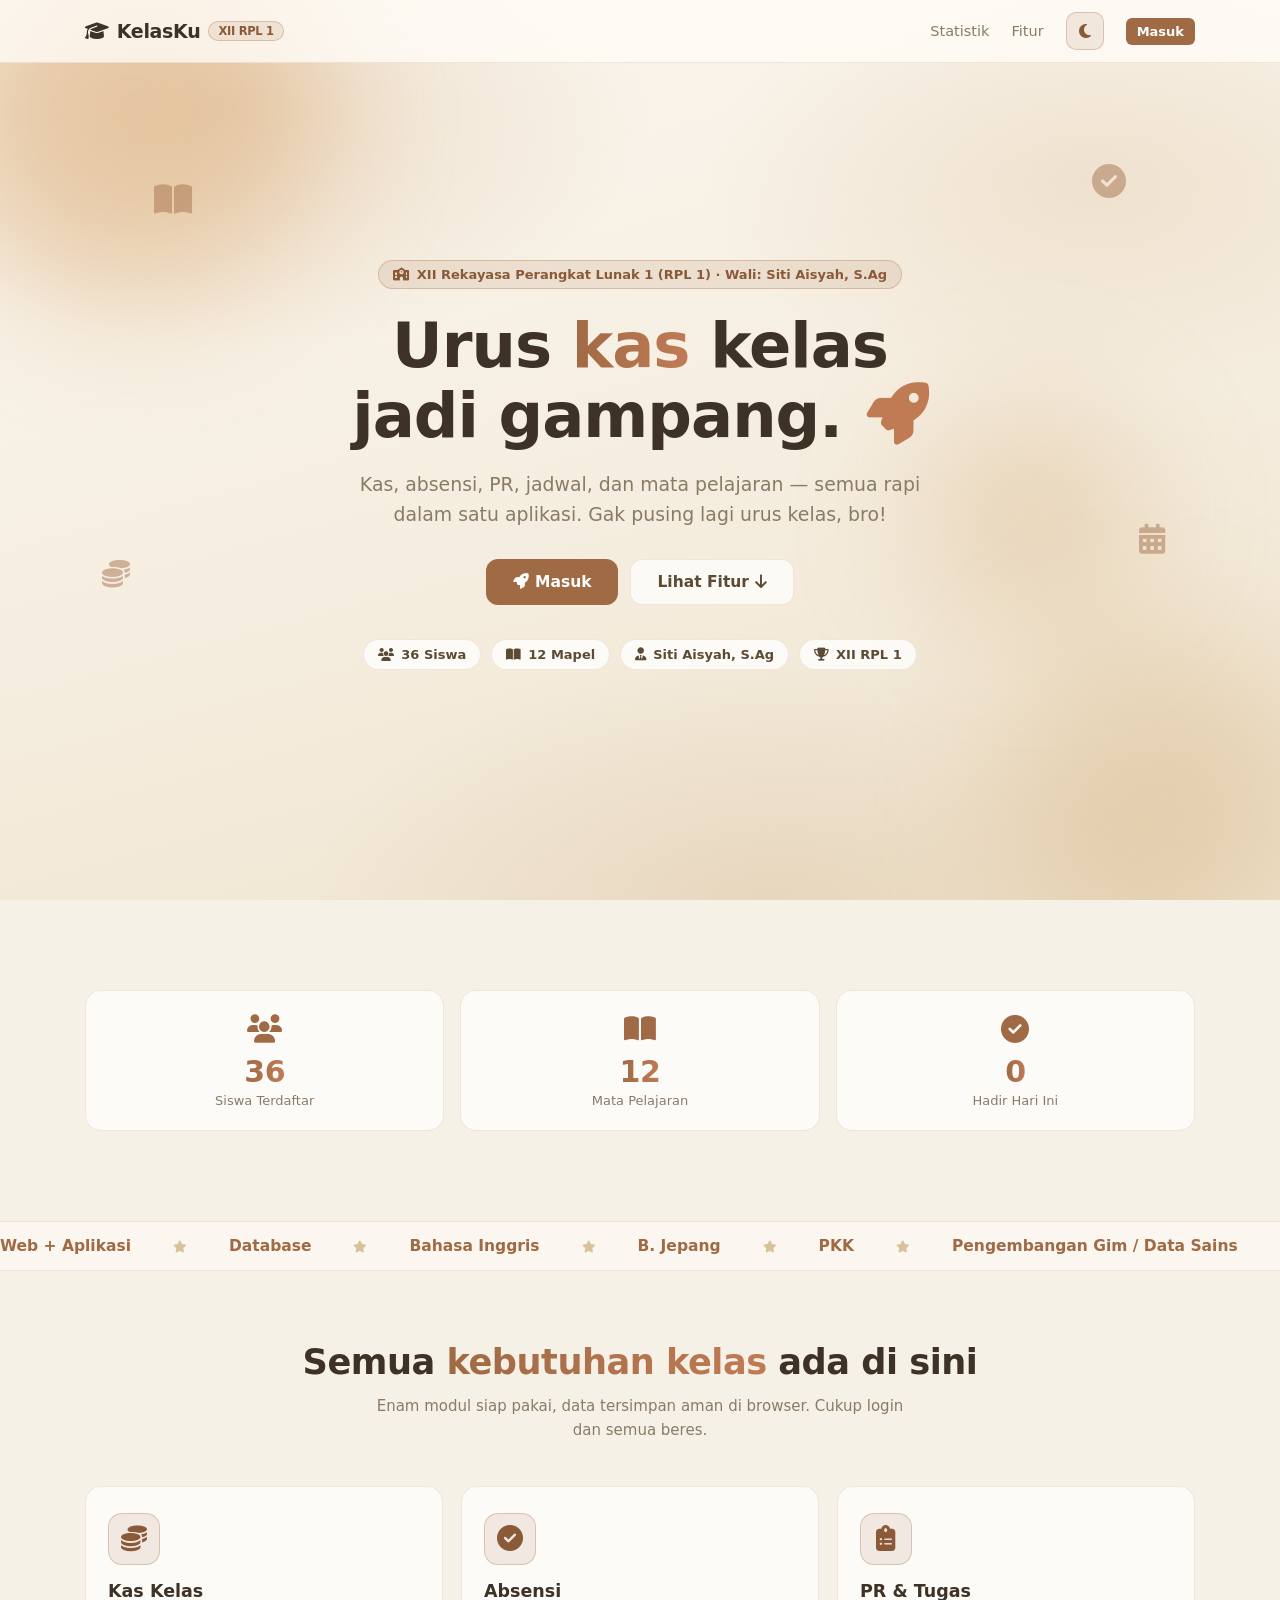
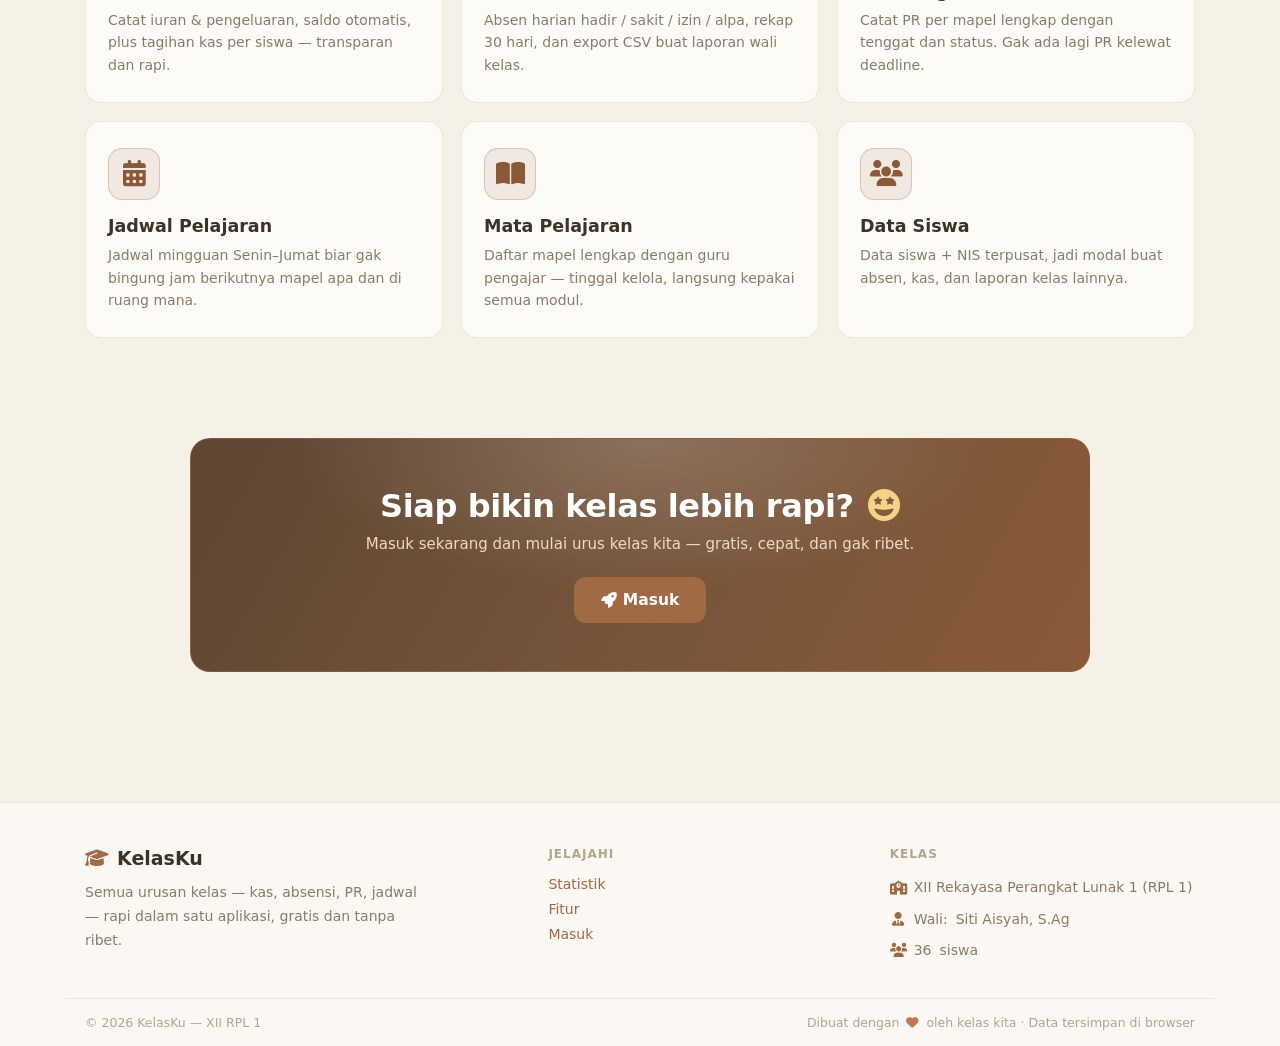
<file: index.html>
<!DOCTYPE html>
<html lang="id">
<head>
  <meta charset="UTF-8" />
  <meta name="viewport" content="width=device-width, initial-scale=1.0" />
  <title>KelasKu - XII RPL 1</title>
  <link rel="icon" href="data:image/svg+xml,<svg xmlns='http://www.w3.org/2000/svg' viewBox='0 0 640 512'><path fill='%239f6a44' d='M320 32c-8.1 0-16.1 1.4-23.7 4.1L15.8 137.4C6.3 140.9 0 149.9 0 160s6.3 19.1 15.8 22.6l57.9 20.9C57.3 229.3 48 259.8 48 291.9v28.1c0 28.4-10.8 57.7-22.3 80.8-6.5 13-13.9 25.8-22.5 37.6-4.6 6.4-5.1 14.3-1.2 20.9C7.2 473 13.9 480 22.1 480c6.7 0 13.3-3.2 17.5-8.6 11.6-15.2 21.9-31.6 30.6-48.5 8.8-17.1 16-35.5 21.8-54.6l92.4 33.4c11.3 4.1 23.6 6.2 36.1 6.2h.1c12.5 0 24.8-2.1 36.1-6.2l176.2-63.7c7-2.5 11.7-9.2 11.7-16.8v-35.8c0-32-10.8-62.5-21.8-89.1l56.4-20.4C441.7 179.1 448 170.1 448 160s-6.3-19.1-15.8-22.6L343.7 36.1C336.1 33.4 328.1 32 320 32zm49.2 223.1l-81.3 29.4c-8.9 3.2-18.2 4.8-27.9 4.8-9.7 0-19-1.6-27.9-4.8L128 251v-35.8c0-23.3 8.7-49.3 18-66.8l157.5 56.9c5.5 2 11.4 3 17.5 3s12-1 17.5-3L368.9 148.4c9.3 17.5 18 43.5 18 66.8V255.1z'/></svg>" />
  <link rel="stylesheet" href="https://cdnjs.cloudflare.com/ajax/libs/font-awesome/6.5.2/css/all.min.css" />
  <link rel="stylesheet" href="css/style.css" />
  <link rel="stylesheet" href="css/components.css" />
  <link rel="stylesheet" href="css/landing.css" />
  <script>
    /* Terapkan tema tersimpan / preferensi sistem SEBELUM render biar gak kedip */
    (function () {
      try {
        var t = localStorage.getItem("kelas_theme");
        if (!t) t = window.matchMedia && window.matchMedia("(prefers-color-scheme: dark)").matches ? "dark" : "light";
        if (t === "dark") document.documentElement.setAttribute("data-theme", "dark");
      } catch (e) {}
    })();
  </script>
</head>
<body>
  <!-- ===== LANDING PAGE ===== -->
  <div id="landingScreen">
    <nav class="lp-nav">
      <div class="lp-nav-inner">
        <a href="#" class="lp-logo"><i class="fa-solid fa-graduation-cap"></i> KelasKu <span>XII RPL 1</span></a>
        <div class="lp-nav-links">
          <a href="#statistik">Statistik</a>
          <a href="#fitur">Fitur</a>
          <button class="theme-btn" data-tema-toggle title="Mode gelap"><i class="fa-solid fa-moon"></i></button>
          <button class="btn btn-primary btn-sm" data-buka-login>Masuk</button>
        </div>
        <button class="lp-menu-btn" id="lpMenuBtn"><i class="fa-solid fa-bars"></i></button>
      </div>
      <div class="lp-menu" id="lpMenu">
        <a href="#statistik">Statistik</a>
        <a href="#fitur">Fitur</a>
        <button class="theme-btn" data-tema-toggle title="Mode gelap"><i class="fa-solid fa-moon"></i></button>
        <button class="btn btn-primary" data-buka-login>Masuk</button>
      </div>
    </nav>

    <header class="lp-hero">
      <div class="lp-blob lp-blob-1"></div>
      <div class="lp-blob lp-blob-2"></div>
      <div class="lp-blob lp-blob-3"></div>
      <div class="lp-float lp-float-1"><i class="fa-solid fa-book-open"></i></div>
      <div class="lp-float lp-float-2"><i class="fa-solid fa-coins"></i></div>
      <div class="lp-float lp-float-3"><i class="fa-solid fa-circle-check"></i></div>
      <div class="lp-float lp-float-4"><i class="fa-solid fa-calendar-days"></i></div>
      <div class="lp-hero-inner">
        <span class="lp-badge"><i class="fa-solid fa-school"></i> Kelas XII RPL 1 · SMK</span>
        <h1>Urus <span class="lp-grad lp-rot" id="lpRot">kas</span> kelas<br />jadi gampang. <i class="fa-solid fa-rocket"></i></h1>
        <p class="lp-sub">
          Kas, absensi, PR, jadwal, dan mata pelajaran — semua rapi dalam satu aplikasi.
          Gak pusing lagi urus kelas, bro!
        </p>
        <div class="lp-cta">
          <button class="btn btn-primary btn-lg" data-buka-login><i class="fa-solid fa-rocket"></i> Masuk</button>
          <a href="#fitur" class="btn btn-lg lp-ghost-dark">Lihat Fitur <i class="fa-solid fa-arrow-down"></i></a>
        </div>
        <div class="lp-chip-row" id="lpChips"></div>
      </div>
    </header>

    <section class="lp-stats-section" id="statistik">
      <div class="lp-section">
        <div class="lp-stats" id="lpStats">
          <div class="lp-stat reveal" style="--i:0"><div class="lp-stat-icon"><i class="fa-solid fa-users"></i></div><div class="lp-stat-num"><span class="lp-grad" data-counter="siswa">0</span></div><div class="lp-stat-label">Siswa Terdaftar</div></div>
          <div class="lp-stat reveal" style="--i:1"><div class="lp-stat-icon"><i class="fa-solid fa-book-open"></i></div><div class="lp-stat-num"><span class="lp-grad" data-counter="mapel">0</span></div><div class="lp-stat-label">Mata Pelajaran</div></div>
          <div class="lp-stat reveal" style="--i:2"><div class="lp-stat-icon"><i class="fa-solid fa-circle-check"></i></div><div class="lp-stat-num"><span class="lp-grad" data-counter="hadir">0</span></div><div class="lp-stat-label">Hadir Hari Ini</div></div>
        </div>
      </div>
    </section>

    <div class="lp-marquee">
      <div class="lp-marquee-track" id="lpMarquee"></div>
    </div>

    <section class="lp-section" id="fitur">
      <h2 class="lp-section-title">Semua <span class="lp-grad">kebutuhan kelas</span> ada di sini</h2>
      <p class="lp-section-sub">Enam modul siap pakai, data tersimpan aman di browser. Cukup login dan semua beres.</p>
      <div class="lp-features">
        <div class="lp-feature reveal" style="--i:0"><div class="lp-feature-icon"><i class="fa-solid fa-coins"></i></div><h3>Kas Kelas</h3><p>Catat iuran &amp; pengeluaran, saldo otomatis, plus tagihan kas per siswa — transparan dan rapi.</p></div>
        <div class="lp-feature reveal" style="--i:1"><div class="lp-feature-icon"><i class="fa-solid fa-circle-check"></i></div><h3>Absensi</h3><p>Absen harian hadir / sakit / izin / alpa, rekap 30 hari, dan export CSV buat laporan wali kelas.</p></div>
        <div class="lp-feature reveal" style="--i:2"><div class="lp-feature-icon"><i class="fa-solid fa-clipboard-list"></i></div><h3>PR &amp; Tugas</h3><p>Catat PR per mapel lengkap dengan tenggat dan status. Gak ada lagi PR kelewat deadline.</p></div>
        <div class="lp-feature reveal" style="--i:3"><div class="lp-feature-icon"><i class="fa-solid fa-calendar-days"></i></div><h3>Jadwal Pelajaran</h3><p>Jadwal mingguan Senin–Jumat biar gak bingung jam berikutnya mapel apa dan di ruang mana.</p></div>
        <div class="lp-feature reveal" style="--i:4"><div class="lp-feature-icon"><i class="fa-solid fa-book-open"></i></div><h3>Mata Pelajaran</h3><p>Daftar mapel lengkap dengan guru pengajar — tinggal kelola, langsung kepakai semua modul.</p></div>
        <div class="lp-feature reveal" style="--i:5"><div class="lp-feature-icon"><i class="fa-solid fa-users"></i></div><h3>Data Siswa</h3><p>Data siswa + NIS terpusat, jadi modal buat absen, kas, dan laporan kelas lainnya.</p></div>
      </div>
    </section>

    <section class="lp-section" style="padding-top: 0">
      <div class="lp-cta-banner reveal">
        <h2>Siap bikin kelas lebih rapi? <i class="fa-solid fa-face-grin-stars"></i></h2>
        <p>Masuk sekarang dan mulai urus kelas kita — gratis, cepat, dan gak ribet.</p>
        <button class="btn btn-primary btn-lg" data-buka-login><i class="fa-solid fa-rocket"></i> Masuk</button>
      </div>
    </section>

    <footer class="lp-footer">
      <div class="lp-footer-grid">
        <div class="lp-footer-brand">
          <div class="lp-footer-logo"><i class="fa-solid fa-graduation-cap"></i> KelasKu</div>
          <p>Semua urusan kelas — kas, absensi, PR, jadwal — rapi dalam satu aplikasi, gratis dan tanpa ribet.</p>
        </div>
        <div class="lp-footer-col">
          <h4>Jelajahi</h4>
          <a href="#statistik">Statistik</a>
          <a href="#fitur">Fitur</a>
          <a href="#" data-buka-login>Masuk</a>
        </div>
        <div class="lp-footer-col">
          <h4>Kelas</h4>
          <span><i class="fa-solid fa-school"></i> <span id="lpFooterKelas">XII RPL 1</span></span>
          <span><i class="fa-solid fa-user-tie"></i> Wali: <span id="lpFooterWali">-</span></span>
          <span><i class="fa-solid fa-users"></i> <span id="lpFooterSiswa">-</span> siswa</span>
        </div>
      </div>
      <div class="lp-footer-bar">
        <span>© 2026 KelasKu — XII RPL 1</span>
        <span>Dibuat dengan <i class="fa-solid fa-heart"></i> oleh kelas kita · Data tersimpan di browser</span>
      </div>
    </footer>
  </div>

  <!-- ===== LOGIN SCREEN ===== -->
  <div id="loginScreen" class="login-screen hidden">
    <div class="login-card">
      <button class="login-close" id="loginClose" title="Kembali"><i class="fa-solid fa-xmark"></i></button>
      <div class="login-logo"><i class="fa-solid fa-graduation-cap"></i></div>
      <h1>KelasKu</h1>
      <p class="login-sub">Aplikasi Kelas</p>
      <span class="login-kelas" id="loginKelas"><i class="fa-solid fa-school"></i> XII RPL 1</span>
      <form id="loginForm">
        <div class="form-group">
          <label for="loginUsername"><i class="fa-solid fa-user"></i> Username</label>
          <input type="text" id="loginUsername" placeholder="Masukkan username" autocomplete="username" required />
        </div>
        <div class="form-group">
          <label for="loginPassword"><i class="fa-solid fa-lock"></i> Password</label>
          <div class="login-field">
            <input type="password" id="loginPassword" placeholder="Masukkan password" autocomplete="current-password" required />
            <button type="button" class="login-toggle" id="loginTogglePass" tabindex="-1" title="Lihat password"><i class="fa-solid fa-eye"></i></button>
          </div>
        </div>
        <button type="submit" class="login-submit" id="loginBtn">
          <i class="fa-solid fa-circle-notch fa-spin hidden" id="loginSpinner"></i>
          <span id="loginBtnText">Masuk</span>
        </button>
        <p id="loginError" class="login-error hidden">
          <i class="fa-solid fa-circle-exclamation"></i>
          <span id="loginErrorText"></span>
        </p>
      </form>
    </div>
  </div>

  <!-- ===== APP SHELL ===== -->
  <div id="appShell" class="app-shell hidden">
    <aside class="sidebar" id="sidebar">
      <div class="sidebar-head">
        <span class="sidebar-logo"><i class="fa-solid fa-graduation-cap"></i></span>
        <div>
          <div class="sidebar-title">KelasKu</div>
          <div class="sidebar-sub" id="sidebarSub">XII RPL 1</div>
        </div>
      </div>
      <nav class="sidebar-nav" id="sidebarNav">
        <a href="#/dashboard" data-page="dashboard"><i class="fa-solid fa-chart-line"></i> Dashboard</a>
        <a href="#/siswa" data-page="siswa"><i class="fa-solid fa-users"></i> Data Siswa</a>
        <a href="#/absen" data-page="absen"><i class="fa-solid fa-circle-check"></i> Absensi</a>
        <a href="#/kas" data-page="kas"><i class="fa-solid fa-coins"></i> Kas Kelas</a>
        <a href="#/pelajaran" data-page="pelajaran"><i class="fa-solid fa-book-open"></i> Mata Pelajaran</a>
        <a href="#/jadwal" data-page="jadwal"><i class="fa-solid fa-calendar-days"></i> Jadwal</a>
        <a href="#/pr" data-page="pr"><i class="fa-solid fa-clipboard-list"></i> PR &amp; Tugas</a>
        <a href="#/pengingat" data-page="pengingat"><i class="fa-solid fa-bell"></i> Pengingat Tugas</a>
        <a href="#/profil" data-page="profil"><i class="fa-solid fa-user-gear"></i> Profil</a>
      </nav>
      <div class="sidebar-foot">
        <div class="user-chip">
          <span id="userAvatar" class="avatar">A</span>
          <div>
            <div id="userNama" class="user-nama">Admin</div>
            <div id="userRole" class="user-role">admin_guru</div>
          </div>
        </div>
        <button id="logoutBtn" class="btn btn-ghost btn-block">Keluar</button>
      </div>
    </aside>
    <div class="sidebar-backdrop" id="sidebarBackdrop"></div>

    <main class="main">
      <header class="topbar">
        <button id="menuBtn" class="btn btn-icon btn-ghost"><i class="fa-solid fa-bars"></i></button>
        <h2 id="pageTitle">Dashboard</h2>
        <div class="topbar-actions">
          <button class="theme-btn" data-tema-toggle title="Mode gelap"><i class="fa-solid fa-moon"></i></button>
          <div id="topbarActions"></div>
        </div>
      </header>
      <div id="pageContent" class="page-content"></div>
    </main>
  </div>

  <!-- ===== MODAL & TOAST ===== -->
  <div id="modalRoot" class="modal-root hidden">
    <div class="modal-backdrop" id="modalBackdrop"></div>
    <div class="modal" id="modalBox"></div>
  </div>
  <div id="toastRoot" class="toast-root"></div>

  <script src="js/utils.js"></script>
  <script src="js/storage.js"></script>
  <script src="js/auth.js"></script>
  <script src="js/siswa.js"></script>
  <script src="js/absen.js"></script>
  <script src="js/kas.js"></script>
  <script src="js/pelajaran.js"></script>
  <script src="js/jadwal.js"></script>
  <script src="js/pr.js"></script>
  <script src="js/pengingat.js"></script>
  <script src="js/profil.js"></script>
  <script src="js/app.js"></script>
  <script src="js/landing.js"></script>
</body>
</html>
</file>
<file: css/style.css>
/* ===== KelasKu — main styles (tema cream profesional, terang + gelap) ===== */
:root {
  color-scheme: light;
  /* dasar */
  --bg: #f6f1e7;
  --surface: #ffffff;
  --surface-2: #fffdf9;
  --border: #e6dcc9;
  --text: #3d3225;
  --text-med: #5c4a35;
  --text-muted: #8a7b66;
  --text-soft: #b3a58c;
  --on-primary: #ffffff;
  /* aksen caramel */
  --primary: #9f6a44;
  --primary-hover: #85552f;
  --primary-deep: #8a5a38;
  --accent2: #c07b55;
  --primary-soft: rgba(159, 106, 68, 0.13);
  --primary-border: rgba(159, 106, 68, 0.3);
  --primary-border-soft: rgba(159, 106, 68, 0.14);
  --primary-border-strong: rgba(159, 106, 68, 0.45);
  /* semantik */
  --success: #2f8f5b;
  --success-soft: rgba(47, 143, 91, 0.14);
  --danger: #c2453d;
  --danger-hover: #a63a33;
  --danger-soft: rgba(194, 69, 61, 0.12);
  --danger-border: rgba(194, 69, 61, 0.3);
  --warning: #b7791f;
  --warning-soft: rgba(183, 121, 31, 0.14);
  --info: #0e7490;
  --info-soft: rgba(14, 116, 144, 0.13);
  /* gradien */
  --grad-primary: linear-gradient(135deg, #8a5a38, #a9744f 60%, #b8865f);
  --grad-text: linear-gradient(90deg, #9f6a44, #c07b55);
  --grad-welcome: linear-gradient(120deg, #7a5636, #9c6b48);
  --welcome-text: #f0e4d2;
  --welcome-accent: #f6d186;
  /* landing khusus */
  --nav-bg: rgba(255, 253, 248, 0.78);
  --card-glass: rgba(255, 255, 255, 0.72);
  --chip-bg: rgba(255, 255, 255, 0.78);
  --ghost-bg: rgba(255, 255, 255, 0.72);
  --marquee-bg: #fbf7f0;
  --footer-bg: rgba(255, 255, 255, 0.55);
  --input-bg: #faf6ee;
  --th-bg: #faf6ee;
  --row-hover: rgba(159, 106, 68, 0.05);
  --spotlight: rgba(159, 106, 68, 0.12);
  --float-color: rgba(159, 106, 68, 0.55);
  --star-color: #d9c29a;
  --blob-1: #d9a468;
  --blob-2: #d6b587;
  --blob-3: #c99a5f;
  --hero-bg:
    radial-gradient(ellipse 55% 45% at 18% 12%, rgba(201, 155, 106, 0.26), transparent 60%),
    radial-gradient(ellipse 50% 40% at 85% 20%, rgba(214, 178, 137, 0.24), transparent 60%),
    radial-gradient(ellipse 60% 45% at 60% 100%, rgba(190, 146, 102, 0.18), transparent 60%),
    linear-gradient(165deg, #fbf7f0 0%, #f5eddf 55%, #efe3cd 100%);
  /* lapisan & bayangan */
  --backdrop: rgba(60, 45, 25, 0.4);
  --login-overlay: rgba(246, 241, 231, 0.6);
  --shadow: 0 1px 2px rgba(92, 62, 32, 0.05), 0 4px 14px rgba(92, 62, 32, 0.07);
  --shadow-lg: 0 30px 80px rgba(92, 62, 32, 0.18);
  --shadow-primary: 0 8px 24px rgba(159, 106, 68, 0.3);
  --shadow-welcome: 0 10px 30px rgba(122, 86, 54, 0.22);
  --radius: 12px;
  --sidebar-w: 250px;
}

/* ===== Tema gelap — warm dark, senada brand cream ===== */
[data-theme="dark"] {
  color-scheme: dark;
  --bg: #17130e;
  --surface: #201a12;
  --surface-2: #2a2218;
  --border: #3a3023;
  --text: #f0e7d8;
  --text-med: #d8cbb4;
  --text-muted: #a2937a;
  --text-soft: #7d6f58;
  --on-primary: #ffffff;
  --primary: #d19a63;
  --primary-hover: #ddab77;
  --primary-deep: #c98d5c;
  --accent2: #e8b98a;
  --primary-soft: rgba(209, 154, 99, 0.16);
  --primary-border: rgba(209, 154, 99, 0.38);
  --primary-border-soft: rgba(209, 154, 99, 0.16);
  --primary-border-strong: rgba(209, 154, 99, 0.55);
  --success: #58b980;
  --success-soft: rgba(88, 185, 128, 0.16);
  --danger: #e07064;
  --danger-hover: #cf5b4f;
  --danger-soft: rgba(224, 112, 100, 0.16);
  --danger-border: rgba(224, 112, 100, 0.38);
  --warning: #d9a044;
  --warning-soft: rgba(217, 160, 68, 0.16);
  --info: #4cc3d6;
  --info-soft: rgba(76, 195, 214, 0.16);
  --grad-primary: linear-gradient(135deg, #b07a50, #c98d5c 60%, #d9a46e);
  --grad-text: linear-gradient(90deg, #d9a46e, #e8b98a);
  --grad-welcome: linear-gradient(120deg, #3d2e1c, #5d442c);
  --nav-bg: rgba(23, 19, 14, 0.82);
  --card-glass: rgba(255, 255, 255, 0.045);
  --chip-bg: rgba(255, 255, 255, 0.06);
  --ghost-bg: rgba(255, 255, 255, 0.05);
  --marquee-bg: #1b1610;
  --footer-bg: rgba(255, 255, 255, 0.03);
  --input-bg: #262016;
  --th-bg: #262016;
  --row-hover: rgba(209, 154, 99, 0.07);
  --spotlight: rgba(209, 154, 99, 0.1);
  --float-color: rgba(209, 154, 99, 0.5);
  --star-color: #6b5433;
  --blob-1: #6e5331;
  --blob-2: #5d4830;
  --blob-3: #7a5a35;
  --hero-bg:
    radial-gradient(ellipse 55% 45% at 18% 12%, rgba(209, 154, 99, 0.13), transparent 60%),
    radial-gradient(ellipse 50% 40% at 85% 20%, rgba(181, 140, 92, 0.11), transparent 60%),
    radial-gradient(ellipse 60% 45% at 60% 100%, rgba(148, 112, 66, 0.1), transparent 60%),
    linear-gradient(165deg, #1e1812 0%, #1a1510 55%, #16120d 100%);
  --backdrop: rgba(0, 0, 0, 0.55);
  --login-overlay: rgba(23, 19, 14, 0.72);
  --shadow: 0 1px 2px rgba(0, 0, 0, 0.25), 0 4px 14px rgba(0, 0, 0, 0.3);
  --shadow-lg: 0 30px 80px rgba(0, 0, 0, 0.5);
  --shadow-primary: 0 8px 24px rgba(0, 0, 0, 0.35);
  --shadow-welcome: 0 10px 30px rgba(0, 0, 0, 0.4);
}

* { margin: 0; padding: 0; box-sizing: border-box; }

body {
  font-family: "Segoe UI", system-ui, -apple-system, sans-serif;
  background: var(--bg);
  color: var(--text);
  font-size: 15px;
}

.hidden { display: none !important; }

/* ===== Tombol toggle tema (dipakai di nav landing & topbar app) ===== */
.theme-btn {
  display: inline-flex;
  align-items: center;
  justify-content: center;
  width: 38px;
  height: 38px;
  border-radius: 10px;
  border: 1px solid var(--primary-border);
  background: var(--primary-soft);
  color: var(--primary-deep);
  font-size: 16px;
  cursor: pointer;
  transition: background 0.15s, color 0.15s, border-color 0.15s, transform 0.15s;
}
.theme-btn:hover {
  background: var(--primary-border-soft);
  color: var(--primary);
  transform: translateY(-1px);
}
.theme-btn i { transition: transform 0.25s ease; }
.theme-btn:hover i { transform: rotate(20deg) scale(1.1); }

/* ===== Login — overlay (nyambung landing, terang & gelap) ===== */
.login-screen {
  position: fixed;
  inset: 0;
  z-index: 80;
  display: flex;
  align-items: center;
  justify-content: center;
  background: var(--login-overlay);
  backdrop-filter: blur(14px);
  -webkit-backdrop-filter: blur(14px);
  padding: 20px;
  overflow-y: auto;
}
.login-card {
  position: relative;
  width: 100%;
  max-width: 420px;
  background: var(--surface);
  border: 1px solid var(--primary-border-soft);
  border-radius: 20px;
  padding: 40px 36px 32px;
  box-shadow: var(--shadow-lg);
  text-align: center;
  color: var(--text);
  animation: login-in 0.3s ease;
}
@keyframes login-in {
  from { opacity: 0; transform: translateY(14px) scale(0.98); }
  to { opacity: 1; transform: translateY(0) scale(1); }
}
.login-logo {
  width: 64px;
  height: 64px;
  margin: 0 auto 16px;
  display: flex;
  align-items: center;
  justify-content: center;
  font-size: 28px;
  color: var(--on-primary);
  border-radius: 18px;
  background: var(--grad-primary);
  box-shadow: var(--shadow-primary);
}
.login-card h1 {
  margin: 0 0 2px;
  font-size: 27px;
  color: var(--text);
  font-weight: 800;
  letter-spacing: -0.5px;
}
.login-sub { color: var(--text-muted); margin-bottom: 12px; font-size: 14px; }
.login-kelas {
  display: inline-flex;
  align-items: center;
  gap: 6px;
  font-size: 12.5px;
  font-weight: 600;
  color: var(--primary-deep);
  background: var(--primary-soft);
  border: 1px solid var(--primary-border);
  padding: 4px 12px;
  border-radius: 999px;
  margin-bottom: 26px;
}
.login-card form { text-align: left; }
.login-card .form-group { margin-bottom: 16px; }
.login-card .form-group label {
  display: flex;
  align-items: center;
  gap: 7px;
  color: var(--text-med);
  margin-bottom: 7px;
}
.login-card .form-group label i { color: var(--primary); font-size: 12px; width: 14px; }
.login-card .form-group input {
  background: var(--input-bg);
  border: 1px solid var(--border);
  color: var(--text);
  padding: 11px 13px;
  border-radius: 10px;
  font-size: 14px;
}
.login-card .form-group input::placeholder { color: var(--text-soft); }
.login-card .form-group input:focus {
  outline: none;
  border-color: var(--primary);
  box-shadow: 0 0 0 3px var(--primary-soft);
  background: var(--surface-2);
}
.login-field { position: relative; }
.login-field input { padding-right: 46px; }
.login-toggle {
  position: absolute;
  right: 5px;
  top: 50%;
  transform: translateY(-50%);
  background: transparent;
  border: none;
  color: var(--text-soft);
  cursor: pointer;
  padding: 9px;
  font-size: 15px;
  transition: color 0.15s;
}
.login-toggle:hover { color: var(--primary-deep); }
.login-submit {
  width: 100%;
  padding: 12px;
  border: none;
  border-radius: 10px;
  font-size: 15px;
  font-weight: 700;
  font-family: inherit;
  color: var(--on-primary);
  cursor: pointer;
  display: inline-flex;
  align-items: center;
  justify-content: center;
  gap: 8px;
  background: var(--grad-primary);
  box-shadow: var(--shadow-primary);
  transition: transform 0.15s, box-shadow 0.15s, opacity 0.15s;
  margin-top: 4px;
}
.login-submit:hover:not(:disabled) {
  transform: translateY(-1px);
  box-shadow: var(--shadow-primary);
}
.login-submit:disabled { opacity: 0.65; cursor: not-allowed; }
.login-error {
  display: flex;
  align-items: center;
  gap: 8px;
  color: var(--danger);
  background: var(--danger-soft);
  border: 1px solid var(--danger-border);
  font-size: 13px;
  margin-top: 14px;
  padding: 10px 12px;
  border-radius: 10px;
  text-align: left;
}
/* ===== Layout ===== */
.app-shell { display: flex; min-height: 100vh; }

.sidebar {
  width: var(--sidebar-w);
  background: var(--surface);
  border-right: 1px solid var(--border);
  display: flex;
  flex-direction: column;
  position: fixed;
  inset: 0 auto 0 0;
  z-index: 40;
}
.sidebar-head {
  display: flex;
  align-items: center;
  gap: 10px;
  padding: 18px 16px;
  border-bottom: 1px solid var(--border);
}
.sidebar-logo { font-size: 28px; color: var(--primary); }
.sidebar-title { font-weight: 700; font-size: 17px; }
.sidebar-sub { font-size: 12px; color: var(--text-muted); }

.sidebar-nav { flex: 1; padding: 12px 10px; overflow-y: auto; }
.sidebar-nav a {
  display: flex;
  align-items: center;
  gap: 10px;
  padding: 10px 12px;
  border-radius: 8px;
  color: var(--text-muted);
  text-decoration: none;
  font-weight: 500;
  margin-bottom: 2px;
}
.sidebar-nav a i { width: 20px; text-align: center; }
.sidebar-nav a:hover { background: var(--bg); color: var(--text); }
.sidebar-nav a.hidden { display: none; }
.sidebar-nav a.active {
  background: var(--primary-soft);
  color: var(--primary);
  font-weight: 600;
}

.sidebar-foot { padding: 14px; border-top: 1px solid var(--border); }
.user-chip { display: flex; align-items: center; gap: 10px; margin-bottom: 10px; }
.avatar {
  width: 36px; height: 36px;
  border-radius: 50%;
  background: var(--primary);
  color: var(--on-primary);
  display: flex;
  align-items: center;
  justify-content: center;
  font-weight: 700;
  flex-shrink: 0;
}
.user-nama { font-weight: 600; font-size: 14px; }
.user-role { font-size: 12px; color: var(--text-muted); }

/* Profil */
.profil-head {
  display: flex;
  align-items: center;
  gap: 14px;
}
.avatar-lg {
  width: 56px;
  height: 56px;
  font-size: 22px;
}
.badge-role {
  background: var(--primary-soft);
  color: var(--primary);
}

.main {
  flex: 1;
  margin-left: var(--sidebar-w);
  display: flex;
  flex-direction: column;
  min-width: 0;
}
.topbar {
  display: flex;
  align-items: center;
  gap: 12px;
  padding: 14px 24px;
  background: var(--surface);
  border-bottom: 1px solid var(--border);
  position: sticky;
  top: 0;
  z-index: 30;
}
.topbar h2 { font-size: 19px; flex: 1; }
.topbar-actions { display: flex; gap: 8px; align-items: center; }
#menuBtn { display: none; }

.page-content { padding: 24px; max-width: 1200px; width: 100%; }
.sidebar-backdrop {
  display: none;
  position: fixed;
  inset: 0;
  background: var(--backdrop);
  z-index: 35;
}

/* ===== Responsive ===== */
@media (max-width: 900px) {
  #menuBtn { display: inline-flex; }
  .main { margin-left: 0; }
  .sidebar { transform: translateX(-100%); transition: transform 0.25s ease; }
  .sidebar.open { transform: translateX(0); }
  .sidebar-backdrop.show { display: block; }
  .page-content { padding: 16px; }
}

/* ===== Dashboard ===== */
.dash-welcome {
  display: flex;
  align-items: center;
  justify-content: space-between;
  gap: 14px;
  flex-wrap: wrap;
  background: var(--grad-welcome);
  border-radius: var(--radius);
  padding: 20px 24px;
  margin-bottom: 20px;
  box-shadow: var(--shadow-welcome);
}
.dash-welcome h3 { font-size: 19px; margin: 0; color: #fff; }
.dash-welcome h3 strong { color: #fff; }
.dash-welcome h3 i { color: var(--welcome-accent); margin-left: 4px; }
.dash-welcome p {
  margin: 6px 0 0;
  font-size: 13.5px;
  color: var(--welcome-text);
  display: flex;
  align-items: center;
  gap: 10px;
  flex-wrap: wrap;
}
.dash-welcome p i { margin-right: 5px; }
.dash-kelas {
  display: inline-flex;
  align-items: center;
  gap: 6px;
  background: rgba(255, 255, 255, 0.16);
  border: 1px solid rgba(255, 255, 255, 0.28);
  padding: 2px 10px;
  border-radius: 999px;
  font-weight: 600;
}
.stat-grid {
  display: grid;
  grid-template-columns: repeat(auto-fit, minmax(200px, 1fr));
  gap: 16px;
  margin-bottom: 24px;
}
.stat-card {
  background: var(--surface);
  border: 1px solid var(--border);
  border-radius: var(--radius);
  padding: 18px;
  box-shadow: var(--shadow);
}
.stat-icon {
  width: 44px;
  height: 44px;
  display: flex;
  align-items: center;
  justify-content: center;
  border-radius: 12px;
  font-size: 20px;
  background: var(--primary-soft);
  color: var(--primary);
  margin-bottom: 12px;
}
.card h3 i { margin-right: 7px; }
.pr-meta i { margin-right: 5px; }
.stat-value { font-size: 26px; font-weight: 700; margin-top: 4px; }
.stat-label { font-size: 13px; color: var(--text-muted); }

.dash-grid {
  display: grid;
  grid-template-columns: repeat(auto-fit, minmax(320px, 1fr));
  gap: 16px;
}

/* ===== Tables ===== */
.table-wrap {
  background: var(--surface);
  border: 1px solid var(--border);
  border-radius: var(--radius);
  overflow-x: auto;
  box-shadow: var(--shadow);
}
table { width: 100%; border-collapse: collapse; min-width: 600px; }
th, td { padding: 11px 14px; text-align: left; border-bottom: 1px solid var(--border); }
th {
  font-size: 12px;
  text-transform: uppercase;
  letter-spacing: 0.4px;
  color: var(--text-muted);
  background: var(--th-bg);
}
tbody tr:last-child td { border-bottom: none; }
tbody tr:hover { background: var(--row-hover); }
.empty-row { text-align: center; color: var(--text-muted); padding: 28px !important; }

/* ===== Badges ===== */
.badge {
  display: inline-block;
  padding: 3px 10px;
  border-radius: 999px;
  font-size: 12px;
  font-weight: 600;
}
.badge-hadir { background: var(--success-soft); color: var(--success); }
.badge-sakit { background: var(--warning-soft); color: var(--warning); }
.badge-izin { background: var(--info-soft); color: var(--info); }
.badge-alpa { background: var(--danger-soft); color: var(--danger); }
.badge-lunas { background: var(--success-soft); color: var(--success); }
.badge-belum { background: var(--warning-soft); color: var(--warning); }
.badge-selesai { background: var(--success-soft); color: var(--success); }
.badge-belum-selesai { background: var(--warning-soft); color: var(--warning); }
.badge-terlambat { background: var(--danger-soft); color: var(--danger); }

/* ===== Jadwal grid ===== */
.jadwal-grid { display: grid; grid-template-columns: repeat(5, 1fr); gap: 12px; }
.jadwal-day h3 { font-size: 14px; margin-bottom: 8px; color: var(--text-muted); }
.jadwal-item {
  background: var(--surface);
  border: 1px solid var(--border);
  border-left: 4px solid var(--primary);
  border-radius: 8px;
  padding: 10px 12px;
  margin-bottom: 8px;
  font-size: 13.5px;
  box-shadow: var(--shadow);
}
.jadwal-item strong { display: block; font-size: 14px; }
.jadwal-item .jam { color: var(--text-muted); font-size: 12.5px; }
.jadwal-item.jadwal-istirahat {
  border-left-color: var(--text-soft);
  border-style: dashed;
  background: var(--th-bg);
}
.jadwal-item.jadwal-istirahat strong {
  color: var(--text-muted);
  font-weight: 600;
  font-size: 13px;
}
.jadwal-item.jadwal-istirahat strong i { margin-right: 5px; }
.jadwal-guru { display: block; margin-top: 3px; }
.jadwal-guru i { margin-right: 4px; }

/* ===== PR cards ===== */
.pr-grid { display: grid; grid-template-columns: repeat(auto-fill, minmax(300px, 1fr)); gap: 14px; }
.pr-card {
  background: var(--surface);
  border: 1px solid var(--border);
  border-radius: var(--radius);
  padding: 16px;
  box-shadow: var(--shadow);
}
.pr-card h4 { margin-bottom: 4px; }
.pr-meta { font-size: 13px; color: var(--text-muted); margin-bottom: 8px; }
.pr-desc { font-size: 13.5px; margin-bottom: 12px; white-space: pre-wrap; }

@media (max-width: 720px) {
  .jadwal-grid { grid-template-columns: 1fr; }
}
</file>
<file: css/components.css>
/* ===== KelasKu — komponen UI (tombol, form, modal, toast, dll) ===== */

/* Tombol */
.btn {
  display: inline-flex;
  align-items: center;
  justify-content: center;
  gap: 6px;
  padding: 9px 16px;
  border-radius: 8px;
  border: 1px solid transparent;
  font-size: 14px;
  font-weight: 600;
  font-family: inherit;
  cursor: pointer;
  transition: background 0.15s, border-color 0.15s, color 0.15s;
  text-decoration: none;
  white-space: nowrap;
}
.btn-primary { background: var(--primary); color: #fff; }
.btn-primary:hover { background: var(--primary-hover); }
.btn-secondary {
  background: var(--surface);
  color: var(--text);
  border-color: var(--border);
}
.btn-secondary:hover { border-color: var(--primary-border-strong); background: var(--th-bg); }
.btn-danger { background: var(--danger); color: #fff; }
.btn-danger:hover { background: var(--danger-hover); }
.btn-ghost { background: transparent; color: var(--text-muted); border-color: var(--border); }
.btn-ghost:hover { background: var(--bg); color: var(--text); }
.btn-sm { padding: 5px 10px; font-size: 13px; border-radius: 6px; }
.btn-block { width: 100%; }
.btn-icon { padding: 6px 10px; font-size: 16px; line-height: 1; }

/* Form */
.form-group { margin-bottom: 14px; }
.form-group label {
  display: block;
  font-size: 13px;
  font-weight: 600;
  margin-bottom: 5px;
}
.form-group input,
.form-group select,
.form-group textarea {
  width: 100%;
  padding: 9px 12px;
  border: 1px solid var(--border);
  border-radius: 8px;
  font-size: 14px;
  font-family: inherit;
  background: var(--surface);
  color: var(--text);
}
.form-group input:focus,
.form-group select:focus,
.form-group textarea:focus {
  outline: none;
  border-color: var(--primary);
  box-shadow: 0 0 0 3px var(--primary-soft);
}
.form-group textarea { resize: vertical; min-height: 80px; }
.form-row { display: grid; grid-template-columns: 1fr 1fr; gap: 12px; }
.form-hint { font-size: 12px; color: var(--text-muted); margin-top: 4px; }

/* Blind eye: toggle lihat/sembunyikan password (profil & form lain) */
.pass-field { position: relative; }
.pass-field input { padding-right: 42px; }
.pass-eye {
  position: absolute;
  right: 5px;
  top: 50%;
  transform: translateY(-50%);
  background: transparent;
  border: none;
  color: var(--text-soft);
  cursor: pointer;
  padding: 8px;
  font-size: 15px;
  border-radius: 6px;
}
.pass-eye:hover { color: var(--primary); }

/* Card & section */
.card {
  background: var(--surface);
  border: 1px solid var(--border);
  border-radius: var(--radius);
  padding: 18px;
  box-shadow: var(--shadow);
}
.card h3 { font-size: 16px; margin-bottom: 12px; }
.section-head {
  display: flex;
  align-items: center;
  justify-content: space-between;
  gap: 12px;
  margin-bottom: 14px;
  flex-wrap: wrap;
}
.section-head h3 { margin-bottom: 0; }

/* Modal */
.modal-root {
  position: fixed;
  inset: 0;
  z-index: 100;
  display: flex;
  align-items: center;
  justify-content: center;
  padding: 16px;
}
.modal-backdrop {
  position: absolute;
  inset: 0;
  background: var(--backdrop);
}
.modal {
  position: relative;
  background: var(--surface);
  border-radius: 14px;
  width: 100%;
  max-width: 480px;
  max-height: 90vh;
  overflow-y: auto;
  padding: 22px;
  box-shadow: 0 20px 50px rgba(0, 0, 0, 0.3);
}
.modal h3 { font-size: 17px; margin-bottom: 16px; }
.modal-actions {
  display: flex;
  justify-content: flex-end;
  gap: 8px;
  margin-top: 20px;
}

/* Dialog konfirmasi custom */
.modal-konfirmasi {
  text-align: center;
  padding: 4px 2px;
}
.modal-konfirmasi h3 {
  margin: 14px 0 8px;
}
.modal-konfirmasi .modal-actions {
  justify-content: center;
  margin-top: 22px;
}
.modal-konfirmasi-icon {
  width: 56px;
  height: 56px;
  margin: 0 auto;
  border-radius: 50%;
  display: flex;
  align-items: center;
  justify-content: center;
  background: var(--warning-soft);
  color: var(--warning);
  font-size: 22px;
}
.modal-konfirmasi-icon-danger {
  background: var(--danger-soft);
  color: var(--danger);
}

/* Toast */
.toast-root {
  position: fixed;
  bottom: 20px;
  right: 20px;
  z-index: 200;
  display: flex;
  flex-direction: column;
  gap: 8px;
}
.toast {
  background: var(--surface);
  border: 1px solid var(--border);
  color: var(--text);
  padding: 11px 16px;
  border-radius: 10px;
  font-size: 14px;
  box-shadow: var(--shadow);
  animation: toast-in 0.25s ease;
  max-width: 320px;
}
.toast-success { background: var(--success); border-color: var(--success); color: #fff; }
.toast-error { background: var(--danger); border-color: var(--danger); color: #fff; }
@keyframes toast-in {
  from { opacity: 0; transform: translateY(8px); }
  to { opacity: 1; transform: translateY(0); }
}

/* Toolbar absensi */
.absen-toolbar {
  display: flex;
  align-items: center;
  gap: 10px;
  flex-wrap: wrap;
  margin-bottom: 14px;
}
.absen-toolbar input[type="date"] {
  width: auto;
  background: var(--surface);
  color: var(--text);
  border: 1px solid var(--border);
  border-radius: 8px;
  padding: 8px 10px;
  font-family: inherit;
  font-size: 14px;
}
.absen-select,
.absen-ket {
  padding: 5px 8px;
  border: 1px solid var(--border);
  border-radius: 6px;
  font-family: inherit;
  background: var(--surface);
  color: var(--text);
  font-size: 13.5px;
}

/* Draft absen harian: baris yang belum dikonfirmasi */
.absen-pending-info {
  display: inline-flex;
  align-items: center;
  gap: 6px;
  font-size: 12.5px;
  font-weight: 600;
  color: var(--warning);
  background: var(--warning-soft);
  padding: 4px 10px;
  border-radius: 999px;
}
.absen-row-pending td {
  background: var(--warning-soft);
}
.absen-row-pending td:first-child {
  border-left: 3px solid var(--warning);
}
.absen-pending-dot {
  color: var(--warning);
  margin-left: 6px;
  font-size: 12px;
}

/* Progress bar kas */
.progress {
  height: 10px;
  background: var(--primary-soft);
  border-radius: 999px;
  overflow: hidden;
  margin: 8px 0 4px;
}
.progress-bar {
  height: 100%;
  background: var(--primary);
  border-radius: 999px;
  transition: width 0.3s ease;
}

/* ===== Matriks kas mingguan ===== */
.kas-matrix { min-width: 960px; }
.kas-matrix th {
  text-align: center;
  font-size: 10.5px;
  padding: 8px 4px;
  white-space: nowrap;
}
.kas-matrix td.kas-cell { text-align: center; padding: 6px 4px; }
.kas-dot {
  display: inline-flex;
  align-items: center;
  justify-content: center;
  width: 24px;
  height: 24px;
  border-radius: 50%;
  font-size: 11px;
}
.kas-lunas { background: var(--success-soft); color: var(--success); }
.kas-belum { background: var(--danger-soft); color: var(--danger); }
.kas-kosong { background: var(--th-bg); color: var(--text-muted); font-size: 12px; }
.kas-partial { font-size: 11.5px; color: var(--warning); font-weight: 700; white-space: nowrap; }
.kas-matrix td:first-child {
  position: sticky;
  left: 0;
  background: var(--surface);
  min-width: 180px;
  z-index: 1;
}

/* Impor cepat PR & tugas (tempel banyak baris) */
.impor-area {
  font-family: ui-monospace, SFMono-Regular, Menlo, Consolas, monospace;
  font-size: 13px;
  line-height: 1.65;
  min-height: 160px;
}
.modal code {
  background: var(--th-bg);
  border: 1px solid var(--border);
  border-radius: 4px;
  padding: 1px 5px;
  font-size: 11.5px;
  font-family: ui-monospace, SFMono-Regular, Menlo, Consolas, monospace;
  white-space: nowrap;
}

/* Toggle switch (mis. bagikan tugas ke pengingat) */
.switch-field {
  display: flex;
  align-items: flex-start;
  gap: 12px;
  padding: 12px 14px;
  border: 1px solid var(--border);
  border-radius: 10px;
  background: var(--surface-2);
  cursor: pointer;
  margin-bottom: 14px;
}
.switch-field:hover { border-color: var(--primary-border-strong); }
.switch { position: relative; display: inline-block; flex: 0 0 auto; margin-top: 2px; }
.switch input {
  position: absolute;
  inset: 0;
  opacity: 0;
  width: 100%;
  height: 100%;
  margin: 0;
  cursor: pointer;
}
.switch-track {
  display: block;
  position: relative;
  width: 40px;
  height: 23px;
  border-radius: 999px;
  background: var(--text-soft);
  transition: background 0.2s;
}
.switch-thumb {
  position: absolute;
  top: 3px;
  left: 3px;
  width: 17px;
  height: 17px;
  border-radius: 50%;
  background: #fff;
  box-shadow: 0 1px 3px rgba(0, 0, 0, 0.25);
  transition: transform 0.2s;
}
.switch input:checked + .switch-track { background: var(--primary); }
.switch input:checked + .switch-track .switch-thumb { transform: translateX(17px); }
.switch input:focus-visible + .switch-track { box-shadow: 0 0 0 3px var(--primary-soft); }
.switch-info { display: flex; flex-direction: column; gap: 2px; }
.switch-info strong { font-size: 13.5px; }
.switch-info span { font-size: 12px; color: var(--text-muted); line-height: 1.5; }

/* Tag status berbagi pada kartu PR */
.pr-share-tag {
  display: inline-flex;
  align-items: center;
  gap: 6px;
  font-size: 11.5px;
  font-weight: 600;
  color: var(--primary-deep);
  background: var(--primary-soft);
  border: 1px solid var(--primary-border-soft);
  padding: 3px 9px;
  border-radius: 999px;
  margin-bottom: 10px;
}
.pr-share-off {
  color: var(--text-muted);
  background: var(--th-bg);
  border-color: var(--border);
}

/* Daftar cadangan data (halaman Profil) */
.cadangan-item {
  display: flex;
  align-items: center;
  justify-content: space-between;
  gap: 10px;
  flex-wrap: wrap;
  padding: 11px 0;
  border-top: 1px solid var(--border);
}
.cadangan-item:first-of-type { border-top: none; }
.cadangan-item strong { display: block; font-size: 13.5px; }
.cadangan-item span { font-size: 12px; }

/* Utilitas teks */
.text-muted { color: var(--text-muted); }
.text-success { color: var(--success); font-weight: 600; }
.text-danger { color: var(--danger); font-weight: 600; }
.text-warning { color: var(--warning); font-weight: 600; }
.mt-16 { margin-top: 16px; }

@media (max-width: 600px) {
  .form-row { grid-template-columns: 1fr; }
  .modal-actions { flex-direction: column-reverse; }
  .modal-actions .btn { width: 100%; }
}
</file>
<file: css/landing.css>
/* ===== KelasKu — Landing page (tema cream profesional, terang + gelap) ===== */
html { scroll-behavior: smooth; }

#landingScreen {
  min-height: 100vh;
  background: var(--bg);
  color: var(--text);
  font-family: "Segoe UI", system-ui, -apple-system, sans-serif;
}

/* ===== Nav ===== */
.lp-nav {
  position: fixed;
  top: 0; left: 0; right: 0;
  z-index: 60;
  background: var(--nav-bg);
  backdrop-filter: blur(14px);
  -webkit-backdrop-filter: blur(14px);
  border-bottom: 1px solid var(--primary-border-soft);
}
.lp-nav-inner {
  max-width: 1150px;
  margin: 0 auto;
  padding: 12px 20px;
  display: flex;
  align-items: center;
  justify-content: space-between;
  gap: 16px;
}
.lp-logo {
  font-size: 19px;
  font-weight: 800;
  color: var(--text);
  text-decoration: none;
  display: flex;
  align-items: center;
  gap: 8px;
  letter-spacing: -0.3px;
}
.lp-logo span {
  font-size: 11.5px;
  font-weight: 600;
  color: var(--primary-deep);
  background: var(--primary-soft);
  border: 1px solid var(--primary-border);
  padding: 2px 9px;
  border-radius: 999px;
}
.lp-nav-links {
  display: flex;
  align-items: center;
  gap: 22px;
}
.lp-nav-links a {
  color: var(--text-muted);
  text-decoration: none;
  font-size: 14.5px;
  font-weight: 500;
  transition: color 0.15s;
}
.lp-nav-links a:hover { color: var(--text); }
.lp-menu-btn {
  display: none;
  background: transparent;
  border: 1px solid var(--primary-border);
  color: var(--text);
  font-size: 18px;
  border-radius: 8px;
  padding: 5px 11px;
  cursor: pointer;
}
.lp-menu {
  display: none;
  padding: 10px 20px 16px;
  border-top: 1px solid var(--primary-border-soft);
  flex-direction: column;
  gap: 6px;
}
.lp-menu.open { display: flex; }
.lp-menu a {
  color: var(--text-muted);
  text-decoration: none;
  padding: 9px 6px;
  font-weight: 500;
  border-radius: 8px;
}
.lp-menu a:hover { background: var(--th-bg); color: var(--text); }
.lp-menu .theme-btn { align-self: flex-start; margin-top: 4px; }

/* ===== Hero ===== */
.lp-hero {
  position: relative;
  min-height: 100vh;
  display: flex;
  align-items: center;
  justify-content: center;
  text-align: center;
  padding: 120px 20px 90px;
  overflow: hidden;
  background: var(--hero-bg);
}
.lp-blob {
  position: absolute;
  border-radius: 50%;
  filter: blur(70px);
  opacity: 0.45;
  pointer-events: none;
  animation: lp-float 9s ease-in-out infinite;
}
.lp-blob-1 { width: 380px; height: 380px; background: var(--blob-1); top: -80px; left: -60px; }
.lp-blob-2 { width: 320px; height: 320px; background: var(--blob-2); bottom: -60px; right: -40px; animation-delay: -3s; }
.lp-blob-3 { width: 220px; height: 220px; background: var(--blob-3); top: 45%; left: 72%; animation-delay: -6s; opacity: 0.3; }
@keyframes lp-float {
  0%, 100% { transform: translate(0, 0) scale(1); }
  33% { transform: translate(24px, -30px) scale(1.08); }
  66% { transform: translate(-20px, 22px) scale(0.95); }
}
.lp-float {
  position: absolute;
  font-size: 34px;
  color: var(--float-color);
  opacity: 0.85;
  animation: lp-drift 7s ease-in-out infinite;
  pointer-events: none;
  user-select: none;
}
.lp-float-1 { top: 20%; left: 12%; animation-delay: 0s; }
.lp-float-2 { top: 62%; left: 8%; animation-delay: -2.2s; font-size: 28px; }
.lp-float-3 { top: 18%; right: 12%; animation-delay: -4s; }
.lp-float-4 { top: 58%; right: 9%; animation-delay: -1.4s; font-size: 30px; }
@keyframes lp-drift {
  0%, 100% { transform: translateY(0) rotate(-4deg); }
  50% { transform: translateY(-26px) rotate(6deg); }
}
.lp-hero-inner { position: relative; max-width: 860px; }
.lp-badge {
  display: inline-flex;
  align-items: center;
  gap: 8px;
  font-size: 13px;
  font-weight: 600;
  color: var(--primary-deep);
  background: var(--primary-soft);
  border: 1px solid var(--primary-border);
  padding: 6px 14px;
  border-radius: 999px;
  margin-bottom: 22px;
}
.lp-hero h1 {
  font-size: clamp(2.1rem, 5.6vw, 3.9rem);
  line-height: 1.12;
  color: var(--text);
  font-weight: 800;
  letter-spacing: -1px;
  margin-bottom: 18px;
}
.lp-grad {
  background: var(--grad-text);
  -webkit-background-clip: text;
  background-clip: text;
  -webkit-text-fill-color: transparent;
  color: transparent;
}
.lp-rot { display: inline-block; min-width: 1.2em; }
.lp-sub {
  font-size: clamp(1rem, 2vw, 1.18rem);
  color: var(--text-muted);
  max-width: 620px;
  margin: 0 auto 30px;
  line-height: 1.6;
}
.lp-cta {
  display: flex;
  align-items: center;
  justify-content: center;
  gap: 12px;
  flex-wrap: wrap;
  margin-bottom: 34px;
}
.btn-lg { padding: 13px 26px; font-size: 15.5px; border-radius: 12px; }
.lp-ghost-dark {
  background: var(--ghost-bg);
  color: var(--text-med);
  border-color: var(--primary-border-soft);
}
.lp-ghost-dark:hover { background: var(--surface); color: var(--text); }
.lp-chip-row {
  display: flex;
  justify-content: center;
  gap: 10px;
  flex-wrap: wrap;
}
.lp-chip {
  font-size: 13px;
  font-weight: 600;
  color: var(--text-med);
  background: var(--chip-bg);
  border: 1px solid var(--primary-border-soft);
  padding: 7px 14px;
  border-radius: 999px;
  backdrop-filter: blur(6px);
  display: inline-flex;
  align-items: center;
  gap: 7px;
}

/* ===== Stats ===== */
.lp-section { padding: 70px 20px; max-width: 1150px; margin: 0 auto; }
.lp-stats-section { padding-top: 20px; padding-bottom: 20px; }
.lp-stats {
  display: grid;
  grid-template-columns: repeat(auto-fit, minmax(160px, 1fr));
  gap: 16px;
}
.lp-stat {
  background: var(--card-glass);
  border: 1px solid var(--primary-border-soft);
  border-radius: 16px;
  padding: 22px 16px;
  text-align: center;
  transition: transform 0.2s, border-color 0.2s, background 0.2s;
}
.lp-stat:hover {
  transform: translateY(-4px);
  border-color: var(--primary-border-strong);
  background: var(--surface);
}
.lp-stat-icon { font-size: 28px; color: var(--primary); margin-bottom: 8px; }
.lp-stat-num {
  font-size: 30px;
  font-weight: 800;
  color: var(--text);
  letter-spacing: -0.5px;
}
.lp-stat-num .lp-grad { font-size: inherit; }
.lp-stat-label { font-size: 13px; color: var(--text-muted); margin-top: 4px; }

/* ===== Marquee ===== */
.lp-marquee {
  overflow: hidden;
  border-top: 1px solid var(--primary-border-soft);
  border-bottom: 1px solid var(--primary-border-soft);
  background: var(--marquee-bg);
  padding: 15px 0;
}
.lp-marquee-track {
  display: flex;
  gap: 42px;
  width: max-content;
  animation: lp-scroll 28s linear infinite;
}
.lp-marquee:hover .lp-marquee-track { animation-play-state: paused; }
.lp-marquee-track span {
  font-size: 15.5px;
  font-weight: 600;
  color: var(--primary);
  white-space: nowrap;
  display: flex;
  align-items: center;
  gap: 42px;
}
.lp-marquee-track span::after {
  content: "\f005";
  font-family: "Font Awesome 6 Free";
  font-weight: 900;
  color: var(--star-color);
  font-size: 12px;
}
@keyframes lp-scroll {
  from { transform: translateX(0); }
  to { transform: translateX(-50%); }
}

/* ===== Fitur ===== */
.lp-section-title {
  text-align: center;
  font-size: clamp(1.5rem, 3.4vw, 2.2rem);
  color: var(--text);
  font-weight: 800;
  letter-spacing: -0.5px;
  margin-bottom: 12px;
}
.lp-section-sub {
  text-align: center;
  color: var(--text-muted);
  max-width: 540px;
  margin: 0 auto 44px;
  line-height: 1.6;
}
.lp-features {
  display: grid;
  grid-template-columns: repeat(auto-fit, minmax(270px, 1fr));
  gap: 18px;
}
.lp-feature {
  position: relative;
  background: var(--card-glass);
  border: 1px solid var(--primary-border-soft);
  border-radius: 16px;
  padding: 26px 22px;
  overflow: hidden;
  transition: transform 0.22s, border-color 0.22s, background 0.22s;
}
.lp-feature::before {
  content: "";
  position: absolute;
  inset: 0;
  background: radial-gradient(240px circle at var(--mx, 50%) var(--my, 0%), var(--spotlight), transparent 70%);
  opacity: 0;
  transition: opacity 0.25s;
  pointer-events: none;
}
.lp-feature:hover {
  transform: translateY(-6px);
  border-color: var(--primary-border-strong);
  background: var(--surface);
}
.lp-feature:hover::before { opacity: 1; }
.lp-feature-icon {
  width: 52px; height: 52px;
  display: flex;
  align-items: center;
  justify-content: center;
  font-size: 26px;
  color: var(--primary-deep);
  background: var(--primary-soft);
  border: 1px solid var(--primary-border);
  border-radius: 14px;
  margin-bottom: 16px;
  transition: transform 0.22s;
}
.lp-feature:hover .lp-feature-icon { transform: scale(1.1) rotate(-4deg); }
.lp-feature h3 { font-size: 17.5px; color: var(--text); margin-bottom: 8px; }
.lp-feature p { font-size: 14px; color: var(--text-muted); line-height: 1.6; }

/* ===== CTA banner ===== */
.lp-cta-banner {
  max-width: 900px;
  margin: 30px auto 0;
  border-radius: 20px;
  padding: 48px 28px;
  text-align: center;
  background:
    radial-gradient(ellipse 60% 100% at 50% 0%, rgba(255, 255, 255, 0.18), transparent 65%),
    linear-gradient(120deg, #5d4632, #75543a 50%, #8a5a38);
  border: 1px solid var(--primary-border-strong);
}
.lp-cta-banner h2 {
  font-size: clamp(1.4rem, 3vw, 2rem);
  color: #fff;
  font-weight: 800;
  margin-bottom: 10px;
  letter-spacing: -0.4px;
}
.lp-cta-banner h2 i { color: #f6d186; margin-left: 4px; }
.lp-hero h1 i { color: var(--accent2); margin-left: 4px; }
.lp-cta-banner p { color: #ecdcc4; margin-bottom: 24px; font-size: 15px; }

/* ===== Footer ===== */
.lp-footer {
  margin-top: 60px;
  border-top: 1px solid var(--primary-border-soft);
  background: var(--footer-bg);
  color: var(--text-muted);
  font-size: 14px;
}
.lp-footer-grid {
  max-width: 1150px;
  margin: 0 auto;
  padding: 44px 20px 36px;
  display: grid;
  grid-template-columns: 1.4fr 1fr 1fr;
  gap: 36px;
}
.lp-footer-logo {
  font-size: 19px;
  font-weight: 800;
  color: var(--text);
  display: flex;
  align-items: center;
  gap: 8px;
  margin-bottom: 12px;
}
.lp-footer-logo i { color: var(--primary); }
.lp-footer-brand p {
  color: var(--text-muted);
  line-height: 1.7;
  max-width: 340px;
  margin: 0;
}
.lp-footer-col {
  display: flex;
  flex-direction: column;
  gap: 9px;
}
.lp-footer-col h4 {
  font-size: 12px;
  text-transform: uppercase;
  letter-spacing: 1px;
  color: var(--text-soft);
  margin: 0 0 6px;
}
.lp-footer-col a {
  color: var(--primary);
  text-decoration: none;
  transition: color 0.15s;
  width: fit-content;
}
.lp-footer-col a:hover { color: var(--text); }
.lp-footer-col span {
  display: flex;
  align-items: center;
  gap: 8px;
  line-height: 1.6;
}
.lp-footer-col span i { color: var(--primary); width: 16px; text-align: center; }
.lp-footer-bar {
  border-top: 1px solid var(--primary-border-soft);
  padding: 16px 20px;
  display: flex;
  align-items: center;
  justify-content: space-between;
  gap: 10px;
  flex-wrap: wrap;
  max-width: 1150px;
  margin: 0 auto;
  font-size: 12.5px;
  color: var(--text-soft);
}
.lp-footer-bar i.fa-heart { color: var(--accent2); margin: 0 3px; }
@media (max-width: 760px) {
  .lp-footer-grid { grid-template-columns: 1fr; gap: 26px; padding-top: 36px; }
  .lp-footer-bar { justify-content: center; text-align: center; }
}

/* ===== Reveal animation ===== */
.reveal {
  opacity: 0;
  transform: translateY(26px);
  transition: opacity 0.6s ease, transform 0.6s ease;
}
.reveal.visible { opacity: 1; transform: translateY(0); }
.lp-stats .lp-stat.reveal { transition-delay: calc(var(--i, 0) * 0.08s); }
.lp-features .lp-feature.reveal { transition-delay: calc(var(--i, 0) * 0.07s); }

/* ===== Tombol tutup login ===== */
.login-close {
  position: absolute;
  top: 14px; right: 14px;
  background: var(--primary-soft);
  border: 1px solid var(--primary-border);
  color: var(--text-med);
  width: 34px; height: 34px;
  border-radius: 50%;
  font-size: 15px;
  cursor: pointer;
  transition: background 0.15s;
}
.login-close:hover { background: var(--primary-border-soft); }

/* ===== Responsive ===== */
@media (max-width: 760px) {
  .lp-nav-links { display: none; }
  .lp-menu-btn { display: inline-block; }
  .lp-hero { padding-top: 100px; }
  .lp-float { display: none; }
  .lp-cta .btn { width: 100%; max-width: 340px; }
}
</file>
